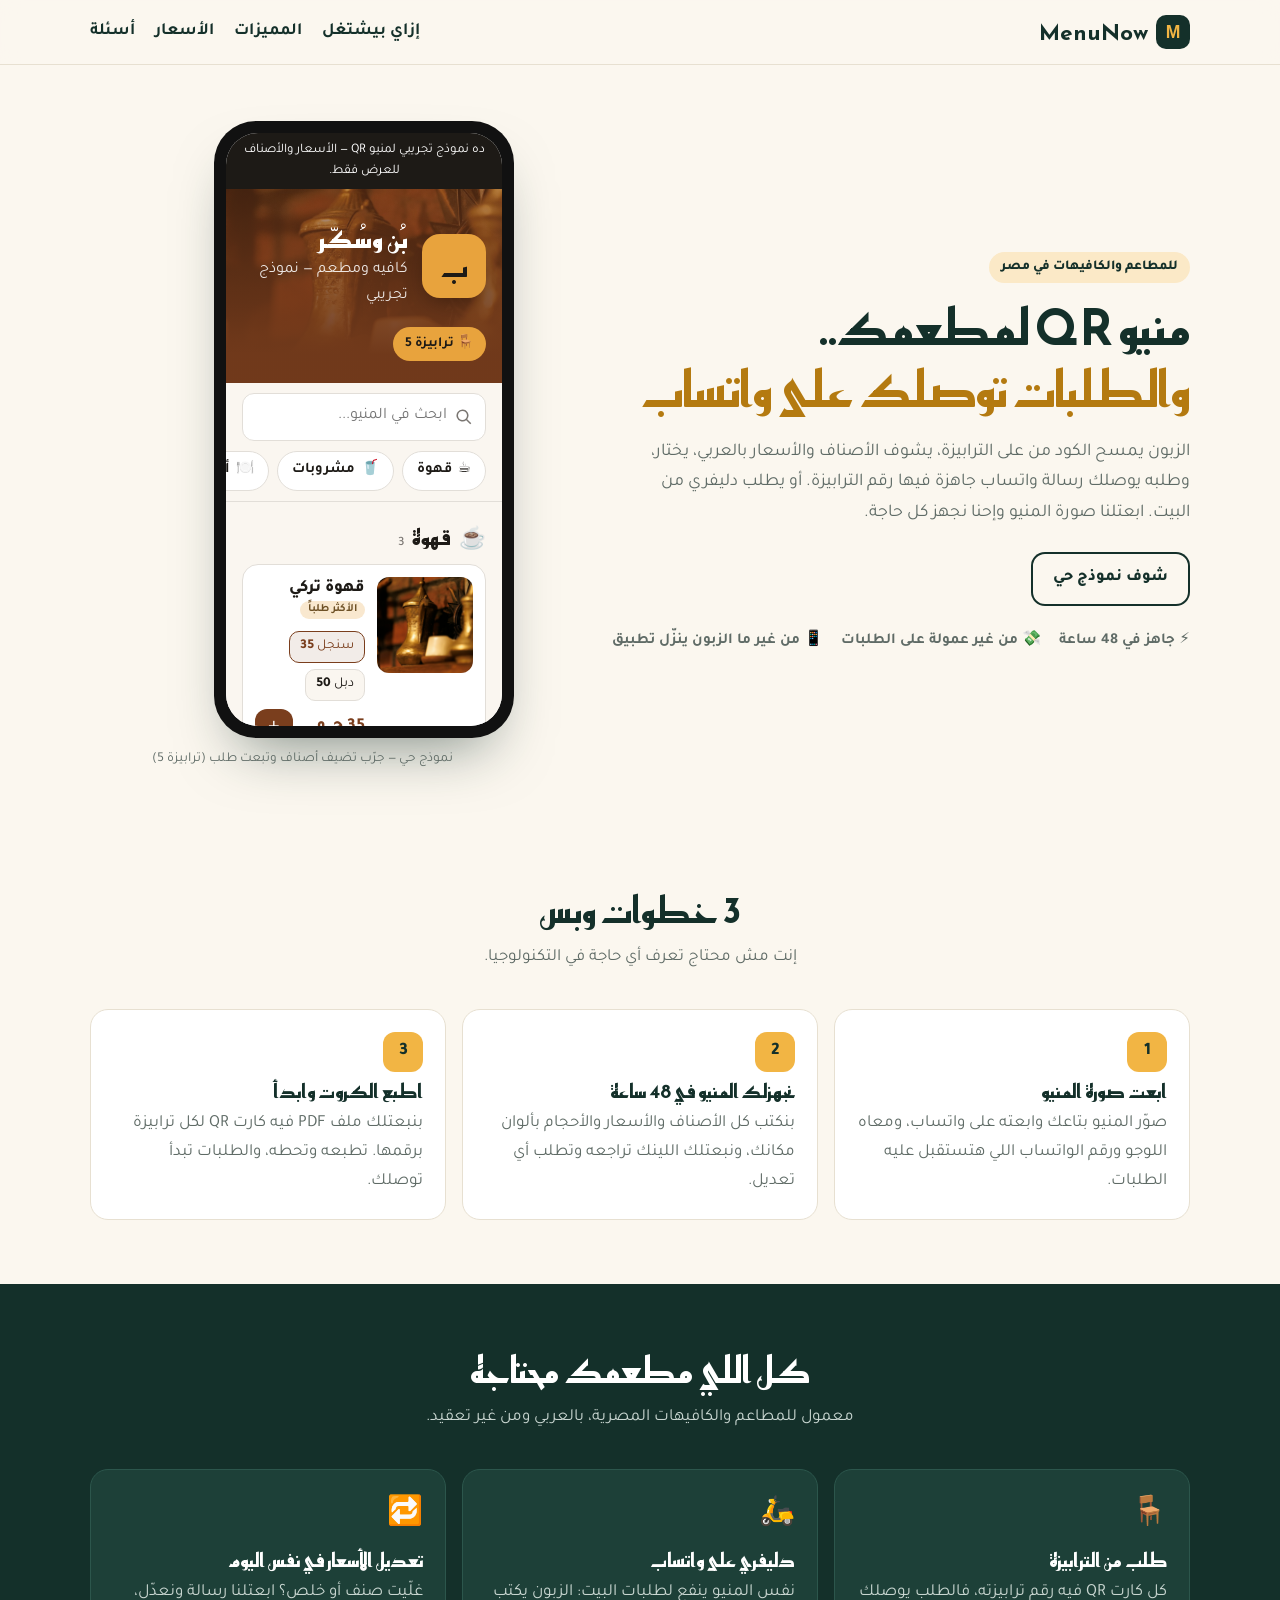
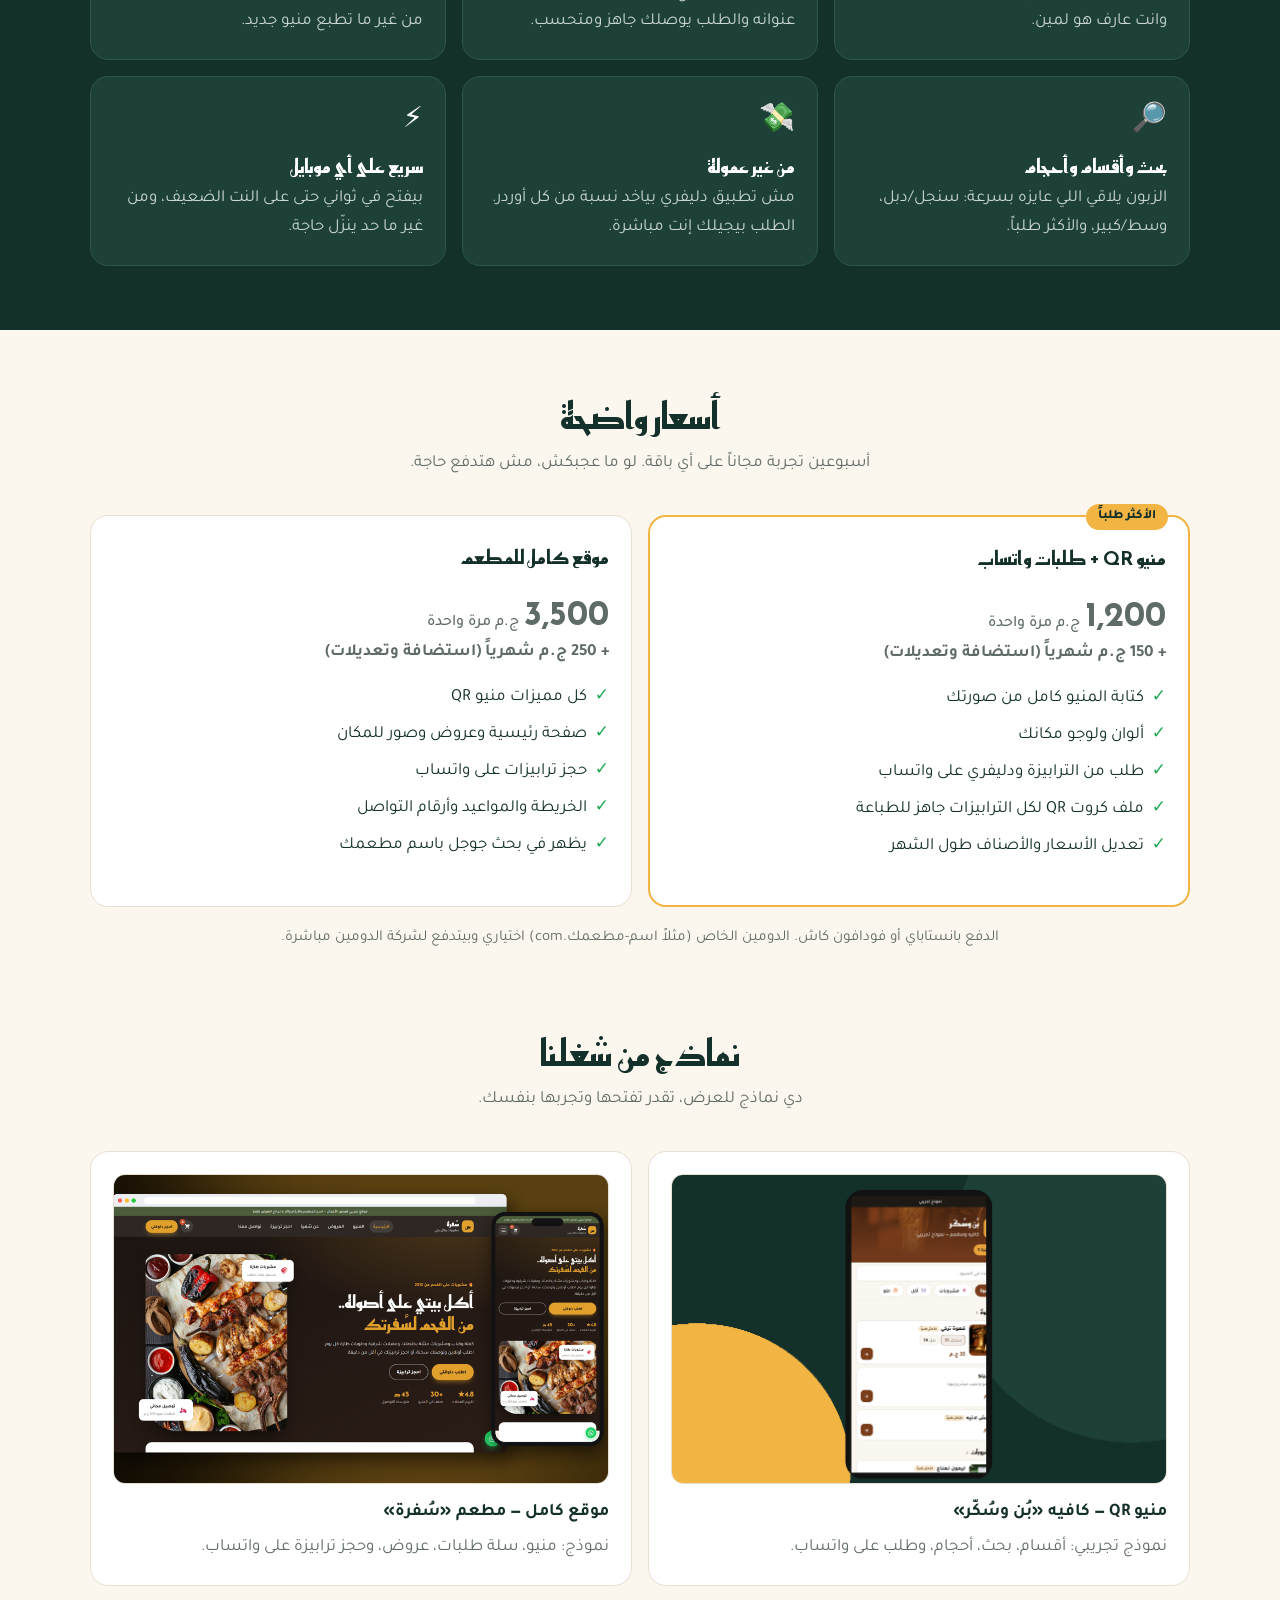
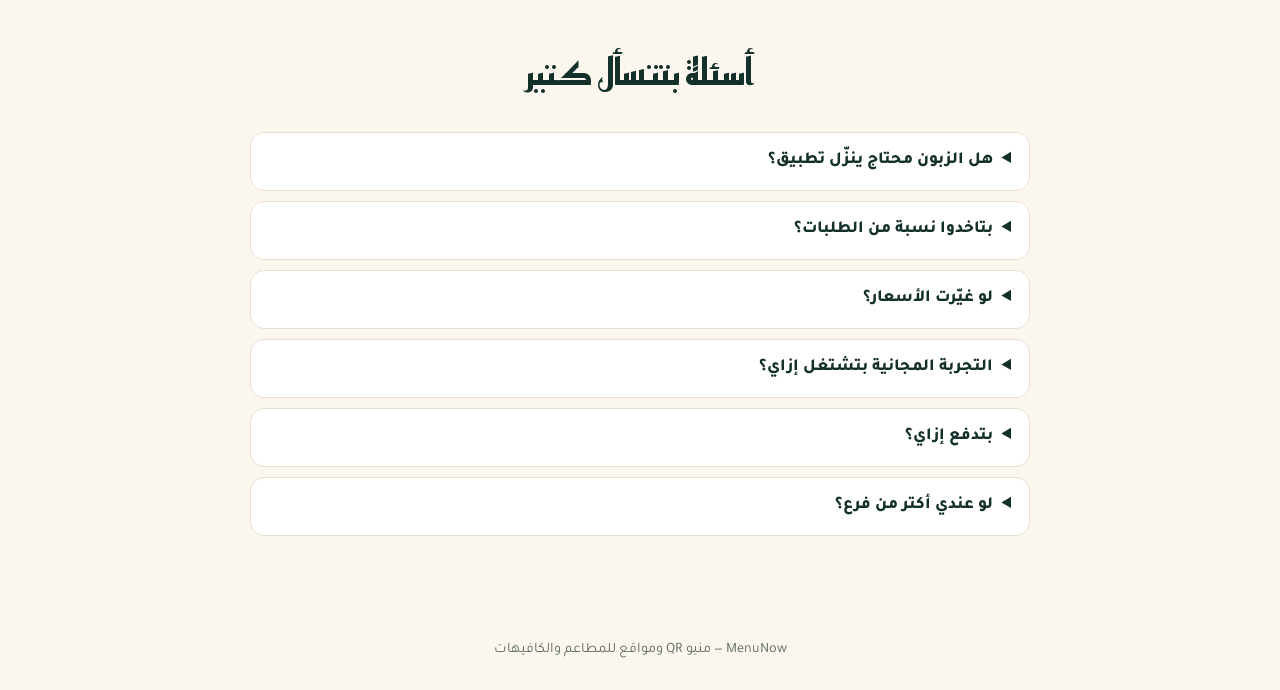
<file: index.html>
<!doctype html>
<html lang="ar" dir="rtl">
<head>
<meta charset="utf-8">
<meta name="viewport" content="width=device-width, initial-scale=1">
<title>MenuNow | منيو QR وموقع لمطعمك وطلبات على واتساب</title>
<meta name="description" content="منيو QR بالعربي لمطعمك أو الكافيه: الزبون يمسح الكود، يشوف الأصناف والأسعار، ويبعت طلبه على واتساب برقم الترابيزة. بنجهزه في 48 ساعة من صورة المنيو. جرّب أسبوعين مجاناً.">
<meta property="og:title" content="MenuNow | منيو QR وطلبات على واتساب لمطعمك">
<meta property="og:description" content="ابعت صورة المنيو، وخلال 48 ساعة يبقى عندك منيو QR وطلبات على واتساب. جرّب أسبوعين مجاناً.">
<meta name="theme-color" content="#14302a">
<link rel="icon" href="data:image/svg+xml,%3Csvg xmlns='http://www.w3.org/2000/svg' viewBox='0 0 64 64'%3E%3Crect width='64' height='64' rx='16' fill='%2314302a'/%3E%3Ctext x='32' y='44' font-size='34' text-anchor='middle' fill='%23f2b544' font-family='Arial' font-weight='700'%3EM%3C/text%3E%3C/svg%3E">
<link rel="preconnect" href="https://fonts.googleapis.com">
<link rel="preconnect" href="https://fonts.gstatic.com" crossorigin>
<link href="https://fonts.googleapis.com/css2?family=Reem+Kufi:wght@600;700&family=Tajawal:wght@400;500;700;800&display=swap" rel="stylesheet">
<style>
:root { --ink:#14302a; --ink2:#1d4038; --gold:#f2b544; --cream:#fbf7ef; --paper:#fff; --muted:#5f6b66; --line:#e7e0d1; --wa:#1fa855; --r:18px; --head:"Reem Kufi",Tajawal,sans-serif; }
*,*::before,*::after{box-sizing:border-box}
html{scroll-behavior:smooth}
body{margin:0;font-family:Tajawal,system-ui,sans-serif;background:var(--cream);color:var(--ink);line-height:1.7;font-size:17px;-webkit-font-smoothing:antialiased}
a{color:inherit}
img,iframe{display:block;max-width:100%}
.wrap{width:min(1100px,100% - 32px);margin-inline:auto}
h1,h2,h3{font-family:var(--head);line-height:1.25;margin:0}
.btn{display:inline-flex;align-items:center;justify-content:center;gap:8px;padding:13px 22px;border-radius:14px;font-weight:800;text-decoration:none;border:0;font-size:1rem;cursor:pointer}
.btn--wa{background:var(--wa);color:#fff}
.btn--gold{background:var(--gold);color:var(--ink)}
.btn--ghost{background:transparent;color:inherit;box-shadow:inset 0 0 0 2px currentColor}
.btn svg{width:20px;height:20px;fill:currentColor}
/* nav */
.nav{position:sticky;top:0;z-index:10;background:color-mix(in srgb,var(--cream) 90%,transparent);backdrop-filter:blur(10px);border-bottom:1px solid var(--line)}
.nav .wrap{display:flex;align-items:center;justify-content:space-between;height:64px;gap:12px}
.logo{font:700 1.4rem var(--head);text-decoration:none;display:flex;align-items:center;gap:8px}
.logo b{background:var(--ink);color:var(--gold);width:34px;height:34px;border-radius:10px;display:grid;place-items:center;font:700 1.1rem Arial}
.nav__links{display:flex;gap:20px;font-weight:700}
.nav__links a{text-decoration:none}
@media(max-width:760px){.nav__links{display:none}}
/* hero */
.hero{padding:56px 0 40px}
.hero .wrap{display:grid;grid-template-columns:1.2fr .8fr;gap:40px;align-items:center}
.eyebrow{display:inline-block;background:color-mix(in srgb,var(--gold) 30%,var(--paper));color:var(--ink);font-weight:800;font-size:.85rem;padding:4px 12px;border-radius:999px;margin-bottom:14px}
.hero h1{font-size:clamp(2rem,5vw,3.1rem)}
.hero h1 span{color:#b47a10}
.lead{font-size:1.12rem;color:var(--muted);margin:16px 0 24px;max-width:56ch}
.cta{display:flex;gap:10px;flex-wrap:wrap}
.trust{display:flex;gap:18px;flex-wrap:wrap;margin-top:22px;color:var(--muted);font-weight:700;font-size:.95rem}
.phone{justify-self:center;width:300px;max-width:100%;aspect-ratio:9/18.5;border-radius:42px;background:#111;padding:12px;box-shadow:0 30px 60px -25px rgba(20,48,42,.55)}
.phone iframe{width:100%;height:100%;border:0;border-radius:32px;background:#fff}
.phone-cap{text-align:center;color:var(--muted);font-size:.85rem;margin-top:10px}
@media(max-width:860px){.hero .wrap{grid-template-columns:1fr}.phone{width:270px}}
/* sections */
.sec{padding:64px 0}
.sec--dark{background:var(--ink);color:#fff}
.sec--dark .muted{color:#c9d6d1}
.head{text-align:center;max-width:640px;margin:0 auto 36px}
.head h2{font-size:clamp(1.6rem,3.6vw,2.3rem)}
.head p{color:var(--muted);margin:10px 0 0}
.sec--dark .head p{color:#c9d6d1}
.grid3{display:grid;grid-template-columns:repeat(3,1fr);gap:16px}
.grid2{display:grid;grid-template-columns:repeat(2,1fr);gap:16px}
@media(max-width:860px){.grid3,.grid2{grid-template-columns:1fr}}
.card{background:var(--paper);border:1px solid var(--line);border-radius:var(--r);padding:22px}
.sec--dark .card{background:var(--ink2);border-color:#2c564c}
.card h3{font-size:1.2rem;margin:8px 0 6px}
.card p{margin:0;color:var(--muted)}
.sec--dark .card p{color:#c9d6d1}
.num{width:40px;height:40px;border-radius:12px;background:var(--gold);color:var(--ink);display:grid;place-items:center;font-weight:800;font-size:1.1rem}
.ico{font-size:1.8rem}
/* pricing */
.price{display:flex;flex-direction:column}
.price .tag{font:700 2.2rem var(--head);margin:10px 0 0}
.price .tag small{font:500 1rem Tajawal;color:var(--muted)}
.price .sub{color:var(--muted);font-weight:700}
.price ul{list-style:none;padding:0;margin:16px 0 22px;display:grid;gap:8px}
.price li::before{content:"✓";color:var(--wa);font-weight:800;margin-inline-end:8px}
.price .btn{margin-top:auto}
.price--hot{border:2px solid var(--gold);position:relative}
.badge{position:absolute;top:-13px;inset-inline-start:20px;background:var(--gold);font-weight:800;font-size:.8rem;padding:2px 12px;border-radius:999px}
.note{text-align:center;color:var(--muted);margin-top:18px;font-size:.95rem}
/* demos */
.demo{display:flex;flex-direction:column;gap:6px;text-decoration:none}
.demo img{border-radius:12px;aspect-ratio:16/10;object-fit:cover;width:100%;border:1px solid var(--line)}
.demo strong{font-size:1.1rem;margin-top:8px}
.demo span{color:var(--muted)}
/* faq */
details{background:var(--paper);border:1px solid var(--line);border-radius:14px;padding:14px 18px;margin-bottom:10px}
summary{font-weight:800;cursor:pointer}
details p{margin:8px 0 0;color:var(--muted)}
.final{text-align:center}
.final h2{font-size:clamp(1.6rem,4vw,2.4rem)}
footer{padding:28px 0;color:var(--muted);text-align:center;font-size:.9rem}
.float-wa{position:fixed;inset-inline-start:16px;bottom:16px;z-index:20;width:56px;height:56px;border-radius:50%;background:var(--wa);display:grid;place-items:center;box-shadow:0 10px 24px -8px rgba(0,0,0,.4)}
.float-wa svg{width:30px;height:30px;fill:#fff}
</style>
</head>
<body>
<nav class="nav"><div class="wrap">
  <a class="logo" href="#"><b>M</b>MenuNow</a>
  <div class="nav__links"><a href="#how">إزاي بيشتغل</a><a href="#features">المميزات</a><a href="#pricing">الأسعار</a><a href="#faq">أسئلة</a></div>
  <a class="btn btn--wa js-wa" href="#" data-msg="أهلاً، عايز أعرف تفاصيل منيو QR لمطعمي">كلّمنا</a>
</div></nav>

<header class="hero"><div class="wrap">
  <div>
    <span class="eyebrow">للمطاعم والكافيهات في مصر</span>
    <h1>منيو QR لمطعمك..<br><span>والطلبات توصلك على واتساب</span></h1>
    <p class="lead">الزبون يمسح الكود من على الترابيزة، يشوف الأصناف والأسعار بالعربي، يختار، وطلبه يوصلك رسالة واتساب جاهزة فيها رقم الترابيزة. أو يطلب دليفري من البيت. ابعتلنا صورة المنيو وإحنا نجهز كل حاجة.</p>
    <div class="cta">
      <a class="btn btn--wa js-wa" href="#" data-msg="أهلاً، عايز أجرب منيو QR أسبوعين مجاناً لمطعمي">
        <svg viewBox="0 0 24 24" aria-hidden="true"><path d="M12 2a10 10 0 0 0-8.6 15.1L2 22l5-1.3A10 10 0 1 0 12 2zm4.5 12.1c-.2-.1-1.5-.7-1.7-.8-.2-.1-.4-.1-.6.1l-.8 1c-.1.2-.3.2-.5.1a6.7 6.7 0 0 1-3.3-2.9c-.3-.4.2-.4.7-1.4.1-.2 0-.3 0-.5l-.8-1.8c-.2-.5-.4-.4-.6-.4h-.5a1 1 0 0 0-.7.3 3 3 0 0 0-.9 2.2 5.2 5.2 0 0 0 1.1 2.7 11.8 11.8 0 0 0 4.5 4c1.7.7 2.3.8 3.2.6.5-.1 1.5-.6 1.7-1.2.2-.6.2-1.1.2-1.2-.1-.1-.3-.2-.5-.3z"/></svg>
        جرّب أسبوعين مجاناً
      </a>
      <a class="btn btn--ghost" href="#demo-live">شوف نموذج حي</a>
    </div>
    <div class="trust"><span>⚡ جاهز في 48 ساعة</span><span>💸 من غير عمولة على الطلبات</span><span>📱 من غير ما الزبون ينزّل تطبيق</span></div>
  </div>
  <div id="demo-live">
    <div class="phone"><iframe src="demo/?t=5" title="نموذج منيو QR" loading="lazy"></iframe></div>
    <p class="phone-cap">نموذج حي — جرّب تضيف أصناف وتبعت طلب (ترابيزة 5)</p>
  </div>
</div></header>

<section class="sec" id="how"><div class="wrap">
  <div class="head"><h2>3 خطوات وبس</h2><p>إنت مش محتاج تعرف أي حاجة في التكنولوجيا.</p></div>
  <div class="grid3">
    <div class="card"><div class="num">1</div><h3>ابعت صورة المنيو</h3><p>صوّر المنيو بتاعك وابعته على واتساب، ومعاه اللوجو ورقم الواتساب اللي هتستقبل عليه الطلبات.</p></div>
    <div class="card"><div class="num">2</div><h3>نجهزلك المنيو في 48 ساعة</h3><p>بنكتب كل الأصناف والأسعار والأحجام بألوان مكانك، ونبعتلك اللينك تراجعه وتطلب أي تعديل.</p></div>
    <div class="card"><div class="num">3</div><h3>اطبع الكروت وابدأ</h3><p>بنبعتلك ملف PDF فيه كارت QR لكل ترابيزة برقمها. تطبعه وتحطه، والطلبات تبدأ توصلك.</p></div>
  </div>
</div></section>

<section class="sec sec--dark" id="features"><div class="wrap">
  <div class="head"><h2>كل اللي مطعمك محتاجه</h2><p>معمول للمطاعم والكافيهات المصرية، بالعربي ومن غير تعقيد.</p></div>
  <div class="grid3">
    <div class="card"><div class="ico">🪑</div><h3>طلب من الترابيزة</h3><p>كل كارت QR فيه رقم ترابيزته، فالطلب يوصلك وانت عارف هو لمين.</p></div>
    <div class="card"><div class="ico">🛵</div><h3>دليفري على واتساب</h3><p>نفس المنيو ينفع لطلبات البيت: الزبون يكتب عنوانه والطلب يوصلك جاهز ومتحسب.</p></div>
    <div class="card"><div class="ico">🔁</div><h3>تعديل الأسعار في نفس اليوم</h3><p>غلّيت صنف أو خلص؟ ابعتلنا رسالة ونعدّل، من غير ما تطبع منيو جديد.</p></div>
    <div class="card"><div class="ico">🔎</div><h3>بحث وأقسام وأحجام</h3><p>الزبون يلاقي اللي عايزه بسرعة: سنجل/دبل، وسط/كبير، والأكثر طلباً.</p></div>
    <div class="card"><div class="ico">💸</div><h3>من غير عمولة</h3><p>مش تطبيق دليفري بياخد نسبة من كل أوردر. الطلب بيجيلك إنت مباشرة.</p></div>
    <div class="card"><div class="ico">⚡</div><h3>سريع على أي موبايل</h3><p>بيفتح في ثواني حتى على النت الضعيف، ومن غير ما حد ينزّل حاجة.</p></div>
  </div>
</div></section>

<section class="sec" id="pricing"><div class="wrap">
  <div class="head"><h2>أسعار واضحة</h2><p>أسبوعين تجربة مجاناً على أي باقة. لو ما عجبكش، مش هتدفع حاجة.</p></div>
  <div class="grid2">
    <div class="card price price--hot"><span class="badge">الأكثر طلباً</span>
      <h3>منيو QR + طلبات واتساب</h3>
      <p class="tag">1,200 <small>ج.م مرة واحدة</small></p>
      <p class="sub">+ 150 ج.م شهرياً (استضافة وتعديلات)</p>
      <ul><li>كتابة المنيو كامل من صورتك</li><li>ألوان ولوجو مكانك</li><li>طلب من الترابيزة ودليفري على واتساب</li><li>ملف كروت QR لكل الترابيزات جاهز للطباعة</li><li>تعديل الأسعار والأصناف طول الشهر</li></ul>
      <a class="btn btn--wa js-wa" href="#" data-msg="أهلاً، مهتم بباقة منيو QR + طلبات واتساب">ابدأ التجربة المجانية</a>
    </div>
    <div class="card price">
      <h3>موقع كامل للمطعم</h3>
      <p class="tag">3,500 <small>ج.م مرة واحدة</small></p>
      <p class="sub">+ 250 ج.م شهرياً (استضافة وتعديلات)</p>
      <ul><li>كل مميزات منيو QR</li><li>صفحة رئيسية وعروض وصور للمكان</li><li>حجز ترابيزات على واتساب</li><li>الخريطة والمواعيد وأرقام التواصل</li><li>يظهر في بحث جوجل باسم مطعمك</li></ul>
      <a class="btn btn--gold js-wa" href="#" data-msg="أهلاً، مهتم بموقع كامل لمطعمي">اطلب موقعك</a>
    </div>
  </div>
  <p class="note">الدفع بانستاباي أو فودافون كاش. الدومين الخاص (مثلاً اسم-مطعمك.com) اختياري وبيتدفع لشركة الدومين مباشرة.</p>
</div></section>

<section class="sec" style="padding-top:0"><div class="wrap">
  <div class="head"><h2>نماذج من شغلنا</h2><p>دي نماذج للعرض، تقدر تفتحها وتجربها بنفسك.</p></div>
  <div class="grid2">
    <a class="card demo" href="demo/" target="_blank" rel="noopener"><img src="img/demo-qr.png" alt="نموذج منيو QR"><strong>منيو QR — كافيه «بُن وسُكّر»</strong><span>نموذج تجريبي: أقسام، بحث، أحجام، وطلب على واتساب.</span></a>
    <a class="card demo" href="https://taha20353.github.io/sufra-restaurant/" target="_blank" rel="noopener"><img src="img/demo-sufra.png" alt="نموذج موقع مطعم سُفرة"><strong>موقع كامل — مطعم «سُفرة»</strong><span>نموذج: منيو، سلة طلبات، عروض، وحجز ترابيزة على واتساب.</span></a>
  </div>
</div></section>

<section class="sec" id="faq" style="padding-top:0"><div class="wrap" style="max-width:780px">
  <div class="head"><h2>أسئلة بتتسأل كتير</h2></div>
  <details><summary>هل الزبون محتاج ينزّل تطبيق؟</summary><p>لأ. بيفتح كاميرا الموبايل على الكود، والمنيو يفتح في المتصفح على طول.</p></details>
  <details><summary>بتاخدوا نسبة من الطلبات؟</summary><p>لأ خالص. الطلب بيتبعت لواتساب مطعمك مباشرة، وإنت بتتعامل مع الزبون وبتحصّل منه زي ما انت متعود.</p></details>
  <details><summary>لو غيّرت الأسعار؟</summary><p>ابعتلنا الأسعار الجديدة على واتساب ونعدّلها، وده داخل في الاشتراك الشهري. الكروت المطبوعة مش بتتغير.</p></details>
  <details><summary>التجربة المجانية بتشتغل إزاي؟</summary><p>بنجهزلك المنيو كامل وتستخدمه أسبوعين. لو عجبك تدفع الباقة وتكمّل، ولو لأ بنقفله ومش بتدفع حاجة.</p></details>
  <details><summary>بتدفع إزاي؟</summary><p>انستاباي أو فودافون كاش، والاشتراك الشهري بيتجدد شهر بشهر ومن غير عقد طويل.</p></details>
  <details><summary>لو عندي أكتر من فرع؟</summary><p>ينفع منيو واحد لكل الفروع، أو منيو لكل فرع برقم واتساب مختلف. كلّمنا ونحسبهالك.</p></details>
</div></section>

<section class="sec sec--dark final"><div class="wrap">
  <h2>جاهز تجرّب؟</h2>
  <p class="muted" style="margin:10px 0 22px">ابعت صورة المنيو دلوقتي، وخلال 48 ساعة يبقى عندك منيو QR شغال.</p>
  <a class="btn btn--wa js-wa" href="#" data-msg="أهلاً، عايز أجرب منيو QR أسبوعين مجاناً. هبعتلك صورة المنيو">ابعت صورة المنيو على واتساب</a>
</div></section>

<footer><div class="wrap">MenuNow — منيو QR ومواقع للمطاعم والكافيهات</div></footer>

<a class="float-wa js-wa" href="#" data-msg="أهلاً، عايز أعرف تفاصيل منيو QR" aria-label="كلّمنا على واتساب"><svg viewBox="0 0 24 24"><path d="M12 2a10 10 0 0 0-8.6 15.1L2 22l5-1.3A10 10 0 1 0 12 2zm4.5 12.1c-.2-.1-1.5-.7-1.7-.8-.2-.1-.4-.1-.6.1l-.8 1c-.1.2-.3.2-.5.1a6.7 6.7 0 0 1-3.3-2.9c-.3-.4.2-.4.7-1.4.1-.2 0-.3 0-.5l-.8-1.8c-.2-.5-.4-.4-.6-.4h-.5a1 1 0 0 0-.7.3 3 3 0 0 0-.9 2.2 5.2 5.2 0 0 0 1.1 2.7 11.8 11.8 0 0 0 4.5 4c1.7.7 2.3.8 3.2.6.5-.1 1.5-.6 1.7-1.2.2-.6.2-1.1.2-1.2-.1-.1-.3-.2-.5-.3z"/></svg></a>

<script>
// رقم واتساب التواصل بالصيغة الدولية من غير + (مثال 2010xxxxxxxx). فاضي = أزرار واتساب مخفية
const CONTACT_WA = "";
if (/^\d{10,15}$/.test(CONTACT_WA)) {
  document.querySelectorAll(".js-wa").forEach(a => {
    a.href = `https://wa.me/${CONTACT_WA}?text=${encodeURIComponent(a.dataset.msg || "")}`;
    a.target = "_blank"; a.rel = "noopener";
  });
} else {
  document.querySelectorAll(".js-wa").forEach(a => a.remove());
  document.querySelectorAll(".final").forEach(s => s.remove());
}
</script>
</body>
</html>
</file>
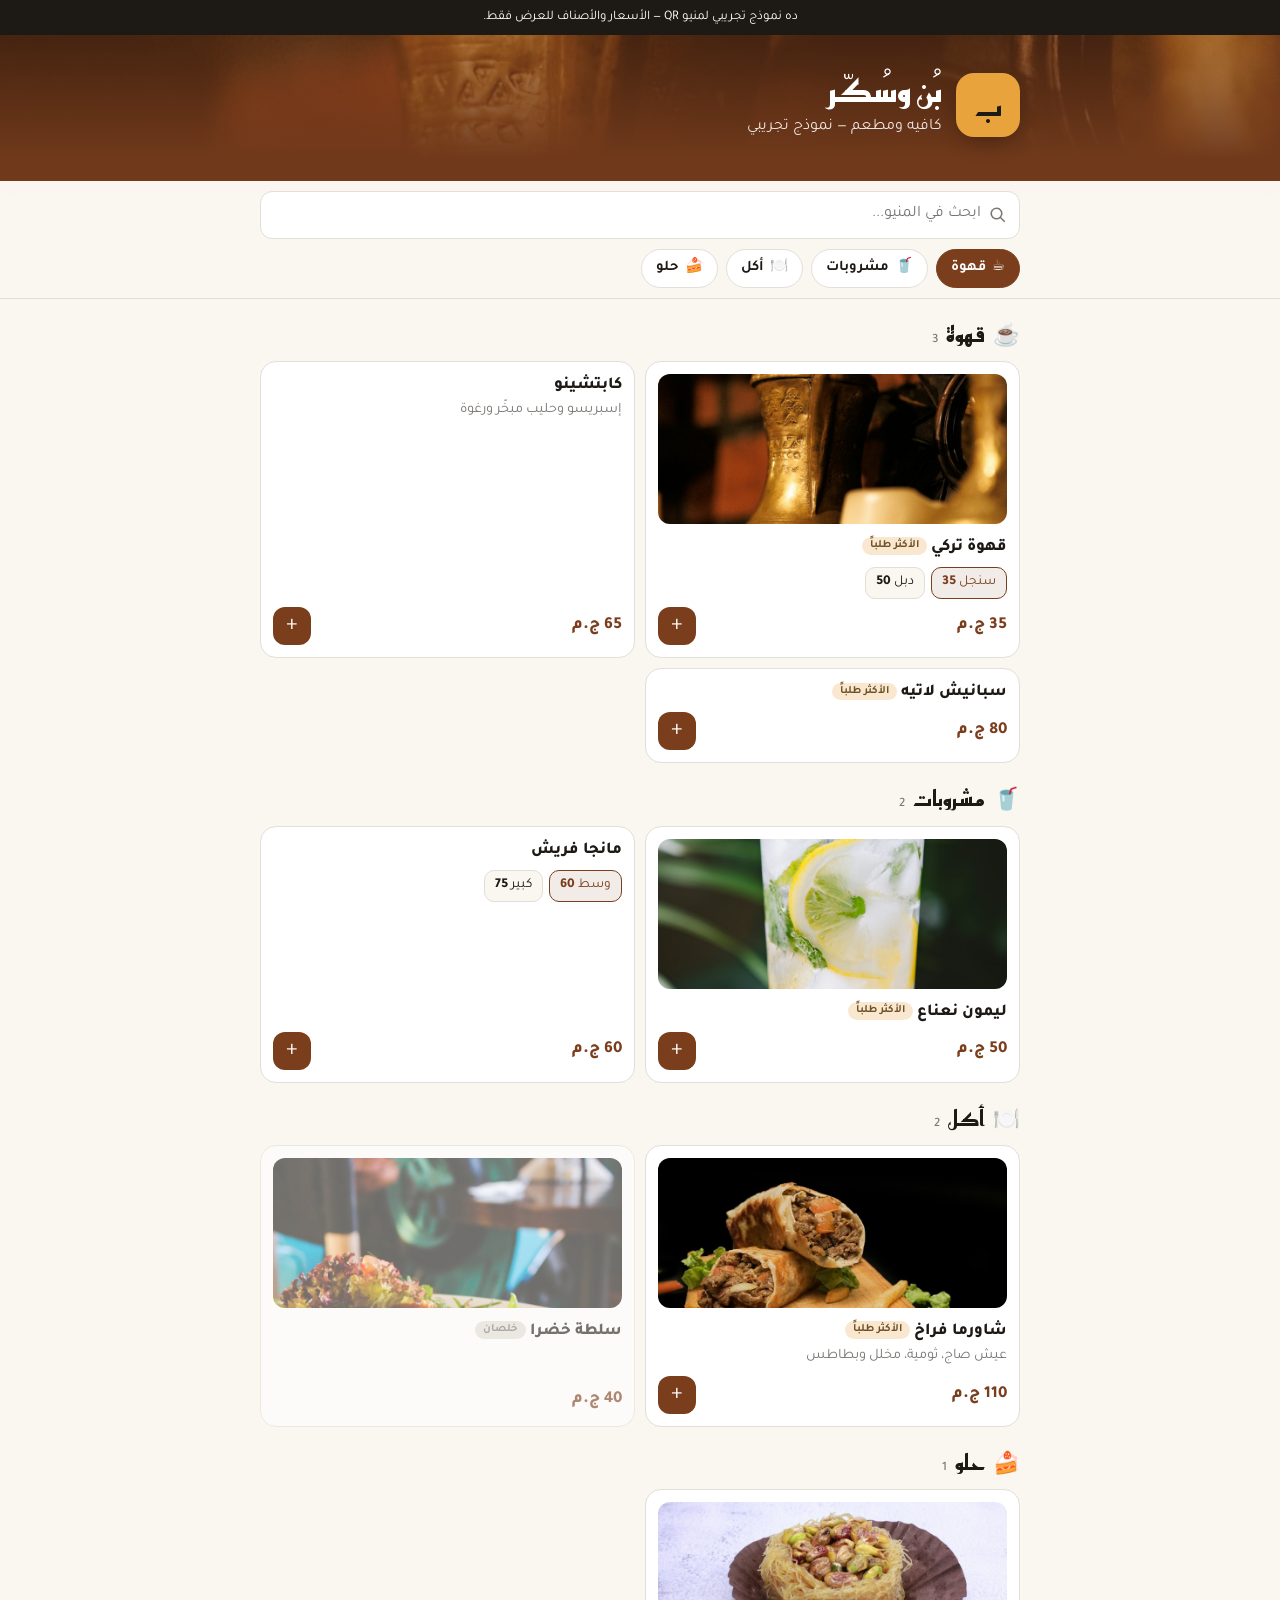
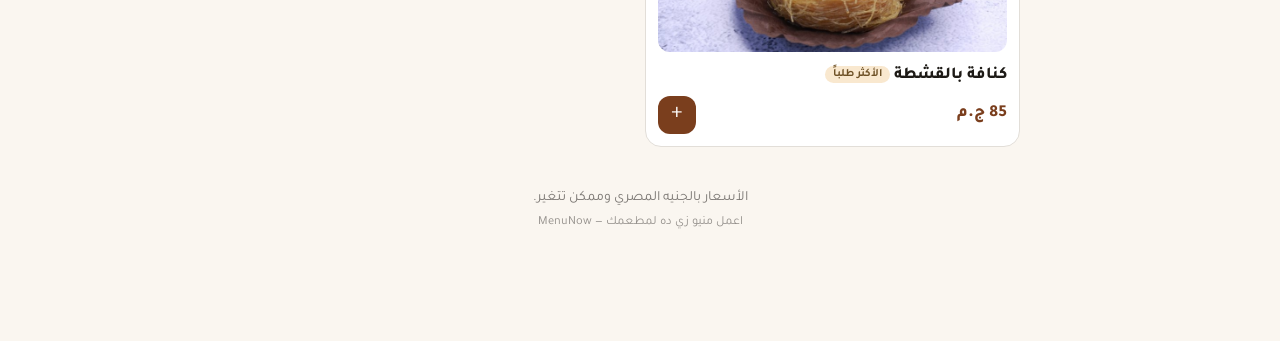
<file: demo/index.html>
<!doctype html>
<html lang="ar" dir="rtl">
<head>
  <meta charset="utf-8">
  <meta name="viewport" content="width=device-width, initial-scale=1, viewport-fit=cover">
  <title>المنيو</title>
  <meta name="description" content="">
  <meta name="theme-color" content="#1d1a16">
  <link rel="preconnect" href="https://fonts.googleapis.com">
  <link rel="preconnect" href="https://fonts.gstatic.com" crossorigin>
  <link href="https://fonts.googleapis.com/css2?family=Reem+Kufi:wght@600;700&family=Tajawal:wght@400;500;700;800&display=swap" rel="stylesheet">
  <link rel="stylesheet" href="style.css">
</head>
<body>
  <div class="demo" id="demoBar" hidden></div>

  <header class="top" id="top">
    <div class="top__bg" id="cover"></div>
    <div class="top__inner wrap">
      <div class="brand">
        <div class="brand__mark" id="logo" aria-hidden="true"></div>
        <div>
          <h1 class="brand__name" id="name"></h1>
          <p class="brand__tag" id="tagline"></p>
        </div>
      </div>
      <div class="chips-info" id="info"></div>
    </div>
  </header>

  <nav class="cats" id="catsBar" aria-label="أقسام المنيو">
    <div class="wrap cats__inner">
      <label class="search">
        <svg viewBox="0 0 24 24" aria-hidden="true"><path d="M10 2a8 8 0 0 1 6.3 12.9l5.4 5.4-1.4 1.4-5.4-5.4A8 8 0 1 1 10 2zm0 2a6 6 0 1 0 0 12 6 6 0 0 0 0-12z"/></svg>
        <input type="search" id="q" placeholder="ابحث في المنيو..." aria-label="ابحث في المنيو">
      </label>
      <div class="cats__list" id="cats" role="list"></div>
    </div>
  </nav>

  <main class="wrap" id="menu"></main>
  <p class="empty wrap" id="empty" hidden>مفيش صنف بالاسم ده.. جرّب كلمة تانية.</p>

  <footer class="foot wrap" id="foot"></footer>

  <button class="bag" id="bagBtn" hidden aria-label="طلبك">
    <span class="bag__count" id="bagCount">0</span>
    <span class="bag__label">طلبك</span>
    <span class="bag__total" id="bagTotal"></span>
  </button>

  <div class="sheet" id="sheet" hidden>
    <div class="sheet__backdrop" data-close></div>
    <section class="sheet__panel" role="dialog" aria-modal="true" aria-labelledby="sheetTitle">
      <header class="sheet__head">
        <h2 id="sheetTitle">طلبك</h2>
        <button class="x" data-close aria-label="إغلاق">✕</button>
      </header>
      <ul class="lines" id="lines"></ul>
      <div class="sheet__form">
        <div class="seg" id="mode" role="radiogroup" aria-label="نوع الطلب"></div>
        <label class="field" id="tableField">رقم الترابيزة<input id="table" inputmode="numeric" maxlength="4"></label>
        <label class="field" id="addrField" hidden>العنوان بالتفصيل<input id="addr" autocomplete="street-address"></label>
        <label class="field">ملاحظات (اختياري)<input id="note" placeholder="مثلاً: من غير سكر"></label>
      </div>
      <footer class="sheet__foot">
        <div class="sum"><span>الإجمالي</span><strong id="sum"></strong></div>
        <p class="hint" id="feeHint"></p>
        <button class="btn-wa" id="send">
          <svg viewBox="0 0 24 24" aria-hidden="true"><path d="M12 2a10 10 0 0 0-8.6 15.1L2 22l5-1.3A10 10 0 1 0 12 2zm0 18.2c-1.5 0-3-.4-4.3-1.2l-.3-.2-3 .8.8-2.9-.2-.3A8.2 8.2 0 1 1 12 20.2zm4.5-6.1c-.2-.1-1.5-.7-1.7-.8-.2-.1-.4-.1-.6.1l-.8 1c-.1.2-.3.2-.5.1a6.7 6.7 0 0 1-3.3-2.9c-.3-.4.2-.4.7-1.4.1-.2 0-.3 0-.5l-.8-1.8c-.2-.5-.4-.4-.6-.4h-.5a1 1 0 0 0-.7.3 3 3 0 0 0-.9 2.2 5.2 5.2 0 0 0 1.1 2.7 11.8 11.8 0 0 0 4.5 4c1.7.7 2.3.8 3.2.6.5-.1 1.5-.6 1.7-1.2.2-.6.2-1.1.2-1.2-.1-.1-.3-.2-.5-.3z"/></svg>
          ابعت الطلب على واتساب
        </button>
      </footer>
    </section>
  </div>

  <div class="toast" id="toast" role="status" aria-live="polite"></div>

  <script src="menu.js"></script>
  <script src="app.js"></script>
</body>
</html>
</file>
<file: demo/style.css>
:root {
  --brand: #7a3e1d;
  --accent: #e8a33d;
  --bg: #faf6f0;
  --ink: #1d1a16;
  --paper: #fff;
  --muted: color-mix(in srgb, var(--ink) 58%, var(--bg));
  --line: color-mix(in srgb, var(--ink) 11%, var(--bg));
  --wa: #1fa855;
  --r: 16px;
  --head: "Reem Kufi", "Tajawal", sans-serif;
  --body: "Tajawal", system-ui, sans-serif;
}
*, *::before, *::after { box-sizing: border-box; }
html { scroll-behavior: smooth; scroll-padding-top: 128px; -webkit-text-size-adjust: 100%; }
body { margin: 0; font-family: var(--body); background: var(--bg); color: var(--ink); line-height: 1.6; font-size: 16px; -webkit-font-smoothing: antialiased; padding-bottom: 96px; }
body.lock { overflow: hidden; }
img { display: block; max-width: 100%; }
a { color: inherit; }
button { font: inherit; color: inherit; cursor: pointer; }
.wrap { width: min(760px, 100% - 32px); margin-inline: auto; }
[hidden] { display: none !important; }

.demo { background: var(--ink); color: #fff; font-size: .82rem; text-align: center; padding: 7px 16px; }

/* header */
.top { position: relative; color: #fff; padding: 34px 0 22px; overflow: hidden; background: var(--brand); }
.top__bg { position: absolute; inset: 0; background-size: cover; background-position: center; }
.top__bg::after { content: ""; position: absolute; inset: 0; background: linear-gradient(180deg, color-mix(in srgb, var(--brand) 55%, transparent), color-mix(in srgb, var(--brand) 92%, #000) 85%); }
.top__inner { position: relative; }
.brand { display: flex; align-items: center; gap: 14px; }
.brand__mark { width: 64px; height: 64px; flex: none; border-radius: 18px; background: var(--accent); color: var(--ink); display: grid; place-items: center; font: 700 2rem/1 var(--head); box-shadow: 0 8px 24px -8px rgba(0,0,0,.45); overflow: hidden; }
.brand__mark img { width: 100%; height: 100%; object-fit: cover; }
.brand__name { margin: 0; font: 700 clamp(1.7rem, 6vw, 2.3rem)/1.15 var(--head); }
.brand__tag { margin: 4px 0 0; opacity: .88; }
.chips-info { display: flex; flex-wrap: wrap; gap: 8px; margin-top: 18px; }
.chip { display: inline-flex; align-items: center; gap: 4px; font-size: .86rem; padding: 6px 12px; border-radius: 999px; background: rgba(255,255,255,.14); backdrop-filter: blur(6px); text-decoration: none; }
.chip--hi { background: var(--accent); color: var(--ink); font-weight: 700; }

/* category bar */
.cats { position: sticky; top: 0; z-index: 20; background: color-mix(in srgb, var(--bg) 92%, transparent); backdrop-filter: blur(10px); border-bottom: 1px solid var(--line); }
.cats__inner { padding: 10px 0; display: grid; gap: 10px; }
.search { display: flex; align-items: center; gap: 8px; background: var(--paper); border: 1px solid var(--line); border-radius: 12px; padding: 0 12px; }
.search svg { width: 18px; height: 18px; fill: var(--muted); flex: none; }
.search input { border: 0; outline: 0; background: none; font: inherit; padding: 10px 0; width: 100%; color: var(--ink); }
.search:focus-within { border-color: var(--brand); }
.cats__list { display: flex; gap: 8px; overflow-x: auto; scrollbar-width: none; margin-inline: -16px; padding-inline: 16px; }
.cats__list::-webkit-scrollbar { display: none; }
.cat { flex: none; display: inline-flex; gap: 6px; align-items: center; padding: 7px 14px; border-radius: 999px; background: var(--paper); border: 1px solid var(--line); text-decoration: none; font-weight: 700; font-size: .92rem; white-space: nowrap; }
.cat.on { background: var(--brand); border-color: var(--brand); color: #fff; }

/* sections & items */
.sec { padding-top: 22px; }
.sec h2 { font: 700 1.35rem/1.3 var(--head); margin: 0 0 12px; display: flex; align-items: baseline; gap: 8px; }
.sec h2 small { font: 500 .8rem var(--body); color: var(--muted); }
.items { display: grid; gap: 10px; }
.item { display: flex; gap: 12px; background: var(--paper); border: 1px solid var(--line); border-radius: var(--r); padding: 12px; }
.item img { width: 96px; height: 96px; border-radius: 12px; object-fit: cover; flex: none; background: var(--line); }
.item__body { flex: 1; min-width: 0; display: flex; flex-direction: column; }
.item h3 { margin: 0; font-size: 1.04rem; font-weight: 800; line-height: 1.4; }
.item p { margin: 2px 0 0; color: var(--muted); font-size: .9rem; }
.item__foot { margin-top: auto; padding-top: 8px; display: flex; align-items: center; justify-content: space-between; gap: 8px; }
.price { font-weight: 800; color: var(--brand); font-size: 1.05rem; }
.pop, .soldout { display: inline-block; font-size: .7rem; font-weight: 700; padding: 1px 8px; border-radius: 999px; vertical-align: middle; background: color-mix(in srgb, var(--accent) 25%, var(--paper)); color: color-mix(in srgb, var(--accent) 40%, var(--ink)); }
.soldout { background: var(--line); color: var(--muted); }
.item--off { opacity: .6; }
.add { width: 38px; height: 38px; border-radius: 12px; border: 0; background: var(--brand); color: #fff; font-size: 1.4rem; line-height: 1; flex: none; }
.add:active { transform: scale(.94); }
.opts { display: flex; flex-wrap: wrap; gap: 6px; margin-top: 8px; }
.opt { border: 1px solid var(--line); background: var(--bg); border-radius: 10px; padding: 4px 10px; font-size: .85rem; }
.opt b { font-weight: 800; }
.opt.on { border-color: var(--brand); background: color-mix(in srgb, var(--brand) 10%, var(--paper)); color: var(--brand); }
.empty { text-align: center; color: var(--muted); padding: 40px 0; }

.foot { text-align: center; color: var(--muted); font-size: .88rem; padding: 36px 0 8px; }
.foot p { margin: 4px 0; }
.foot__links a { color: var(--brand); font-weight: 700; }
.foot__credit { opacity: .8; font-size: .78rem; }
.foot__credit a { text-decoration: none; }

/* floating bag */
.bag { position: fixed; z-index: 30; inset-inline: 16px; bottom: calc(14px + env(safe-area-inset-bottom)); max-width: 728px; margin-inline: auto; display: flex; align-items: center; gap: 10px; border: 0; border-radius: 16px; padding: 13px 16px; background: var(--brand); color: #fff; font-weight: 800; box-shadow: 0 14px 32px -12px rgba(0,0,0,.5); }
.bag__count { background: var(--accent); color: var(--ink); min-width: 28px; height: 28px; border-radius: 9px; display: grid; place-items: center; }
.bag__label { flex: 1; text-align: start; }

/* sheet */
.sheet { position: fixed; inset: 0; z-index: 50; }
.sheet__backdrop { position: absolute; inset: 0; background: rgba(0,0,0,.45); }
.sheet__panel { position: absolute; inset-inline: 0; bottom: 0; max-width: 760px; margin-inline: auto; max-height: 92vh; overflow: auto; background: var(--bg); border-radius: 22px 22px 0 0; padding: 18px 16px calc(16px + env(safe-area-inset-bottom)); animation: up .22s ease-out; }
@keyframes up { from { transform: translateY(30px); opacity: 0; } }
.sheet__head { display: flex; justify-content: space-between; align-items: center; }
.sheet__head h2 { margin: 0; font: 700 1.3rem var(--head); }
.x { border: 0; background: var(--line); width: 36px; height: 36px; border-radius: 50%; }
.lines { list-style: none; margin: 14px 0; padding: 0; display: grid; gap: 8px; }
.lines li { display: flex; justify-content: space-between; align-items: center; gap: 10px; background: var(--paper); border: 1px solid var(--line); border-radius: 12px; padding: 10px 12px; }
.lines li > div:first-child { display: grid; }
.lines span { color: var(--muted); font-size: .88rem; }
.lines .none { color: var(--muted); justify-content: center; }
.qty { display: flex; align-items: center; gap: 10px; }
.qty button { width: 32px; height: 32px; border-radius: 10px; border: 1px solid var(--line); background: var(--bg); font-size: 1.1rem; }
.sheet__form { display: grid; gap: 10px; }
.seg { display: flex; gap: 6px; background: var(--line); padding: 4px; border-radius: 12px; }
.seg:empty { display: none; }
.seg button { flex: 1; border: 0; background: none; padding: 8px; border-radius: 9px; font-weight: 700; }
.seg button.on { background: var(--paper); color: var(--brand); box-shadow: 0 2px 6px rgba(0,0,0,.08); }
.field { display: grid; gap: 4px; font-size: .9rem; font-weight: 700; }
.field input { font: inherit; font-weight: 400; padding: 10px 12px; border: 1px solid var(--line); border-radius: 10px; background: var(--paper); color: var(--ink); }
.field input:focus { outline: 2px solid var(--brand); outline-offset: -1px; }
.sheet__foot { margin-top: 14px; }
.sum { display: flex; justify-content: space-between; font-size: 1.1rem; }
.sum strong { color: var(--brand); }
.hint { margin: 2px 0 10px; color: var(--muted); font-size: .85rem; min-height: 1em; }
.btn-wa { width: 100%; display: flex; align-items: center; justify-content: center; gap: 8px; border: 0; border-radius: 14px; padding: 14px; background: var(--wa); color: #fff; font-weight: 800; font-size: 1.05rem; }
.btn-wa svg { width: 22px; height: 22px; fill: currentColor; }
.btn-wa:disabled { opacity: .5; cursor: not-allowed; }

.toast { position: fixed; z-index: 60; left: 50%; bottom: 90px; transform: translate(-50%, 20px); opacity: 0; pointer-events: none; background: var(--ink); color: #fff; padding: 9px 16px; border-radius: 12px; font-size: .9rem; transition: .2s; white-space: nowrap; }
.toast.show { opacity: 1; transform: translate(-50%, 0); }

@media (min-width: 640px) {
  .items { grid-template-columns: 1fr 1fr; }
  .item { flex-direction: column; }
  .item--img img { width: 100%; height: 150px; }
}
@media print {
  .cats, .bag, .demo, .sheet, .toast, .add { display: none !important; }
  .top { color: var(--ink); background: none; }
  .top__bg { display: none; }
  .item { break-inside: avoid; }
}
</file>
